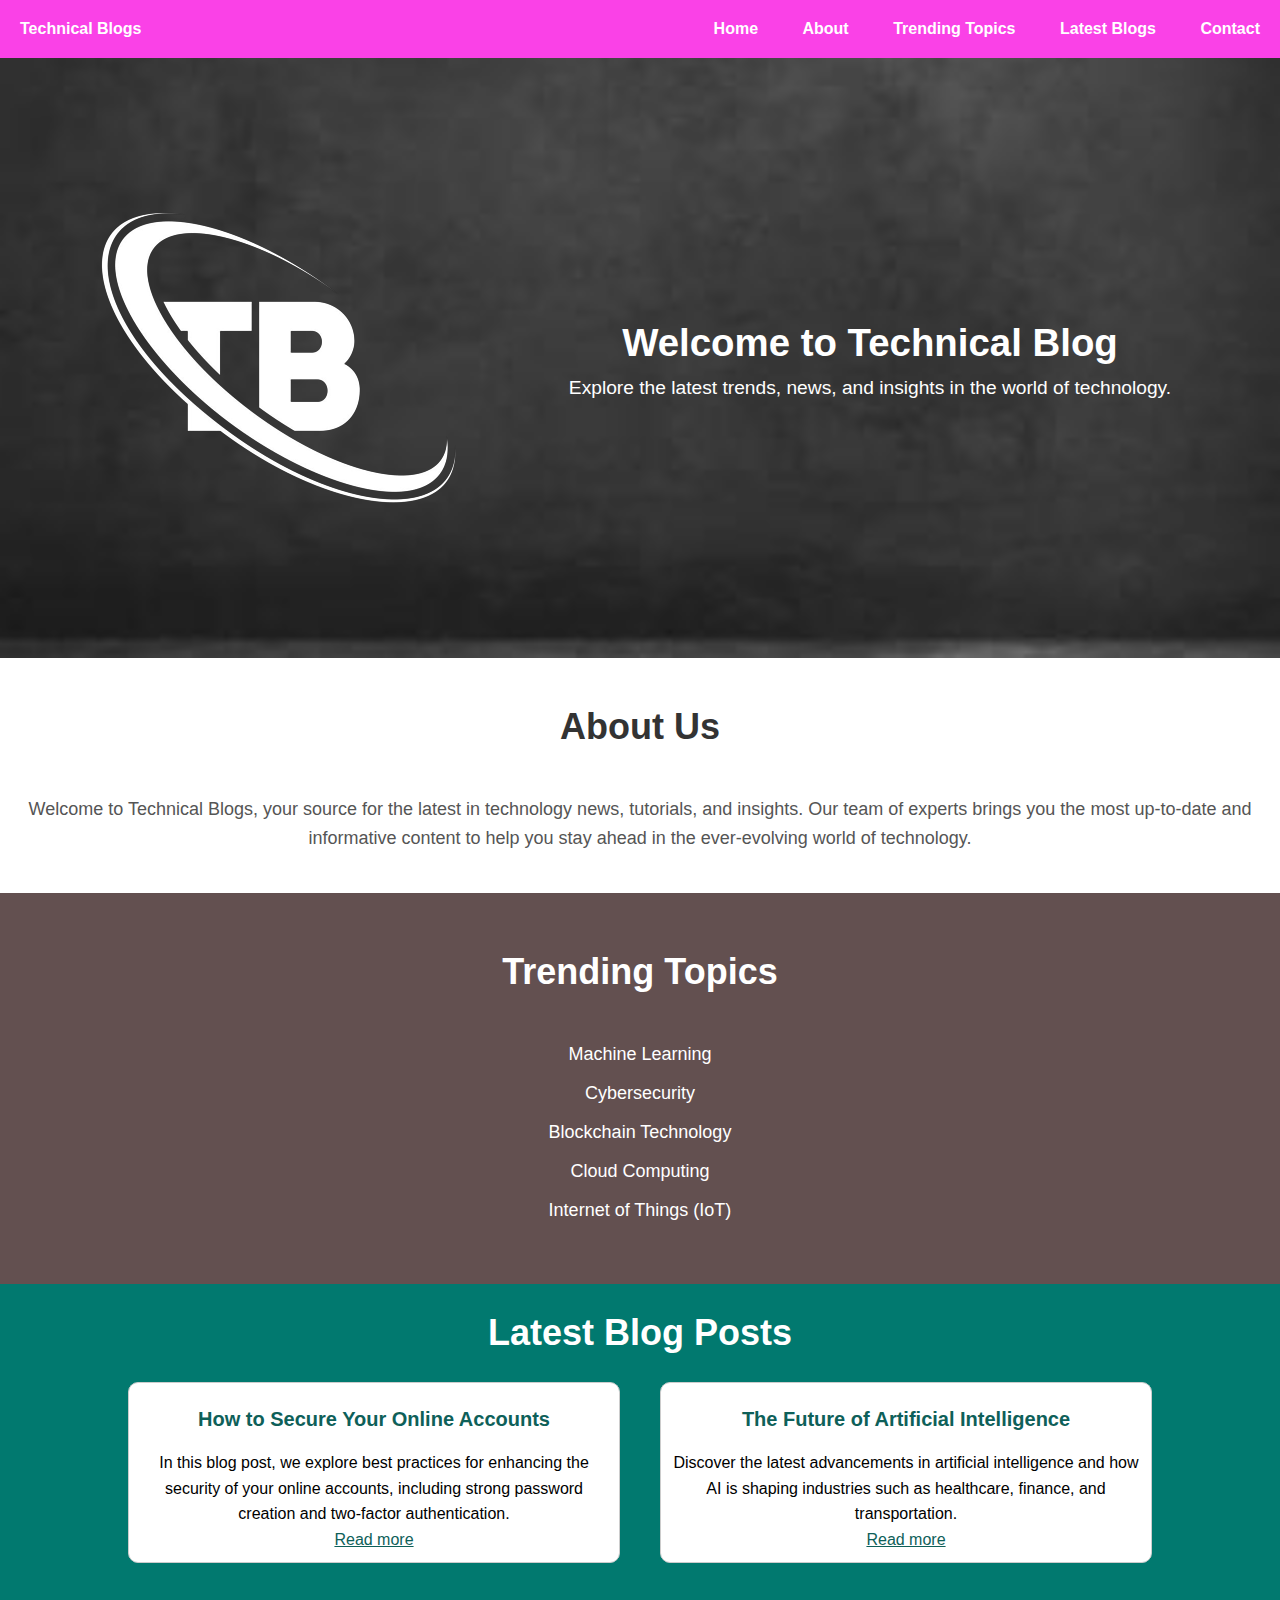
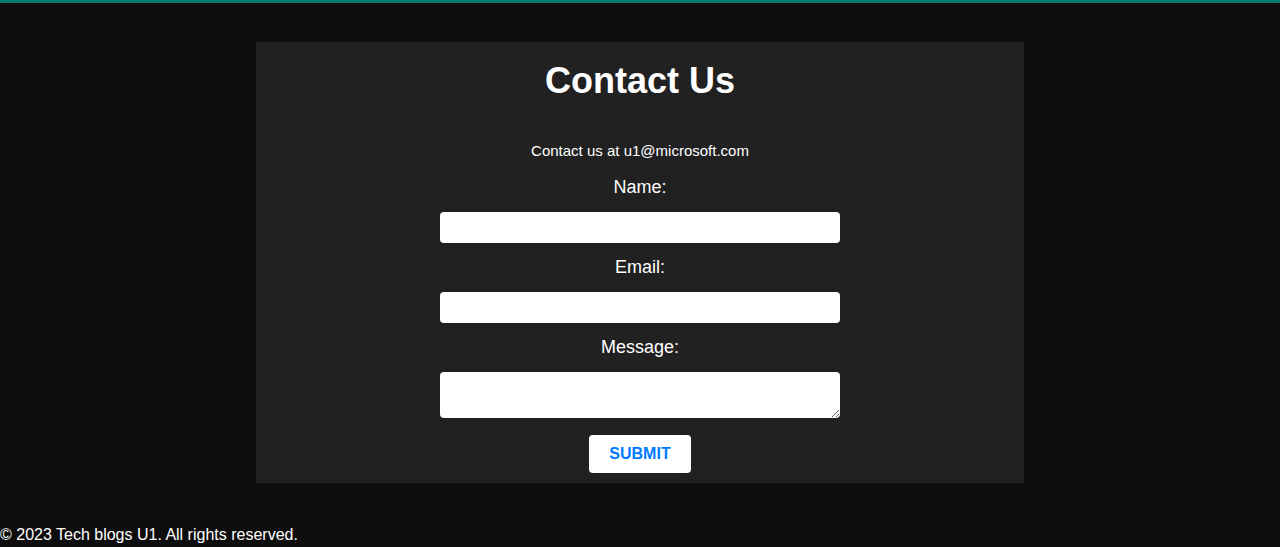
<file: Task-1/index.html>
<!DOCTYPE html>
<html lang="en">
<head>
    <meta charset="UTF-8">
    <meta name="viewport" content="width=device-width, initial-scale=1.0">
    <title>Landing Page</title>
    <link rel="stylesheet" href="style.css">
</head>
<body>

    <!-- Navbar Section  -->
    <nav>
        <ul>
            <li class="left">
                <a>Technical Blogs</a>
            </li>
            <li ><a href="#home">Home</a></li>
            <li><a href="#about">About</a></li>
            <li><a href="#topics">Trending Topics</a></li>
            <li><a href="#blog">Latest Blogs</a></li>
            <li><a href="#contact">Contact</a></li>
        </ul>
    </nav>


    <!-- Home Section  -->
    <section id="home" class="hero">
        <div class="hero-content">
            <img class="left" src="tb.png" alt="Tech Blogs Logo">
            <div class="right-content">
                <h1>Welcome to Technical Blog</h1>
                <p>Explore the latest trends, news, and insights in the world of technology.</p>
            </div>
        </div>
    </section>
    
 
    <!-- About Section -->
    <section id="about">
        <div class="content">
            <h2>About Us</h2>
            <p>Welcome to Technical Blogs, your source for the latest in technology news, tutorials, and insights. Our team of experts brings you the most up-to-date and informative content to help you stay ahead in the ever-evolving world of technology.</p>
        </div>
    </section>


    <!-- Trending Topics Section -->
    <section id="topics">
        <div class="content">
            <h2>Trending Topics</h2>
            <ul>
                <li>Machine Learning</li>
                <li>Cybersecurity</li>
                <li>Blockchain Technology</li>
                <li>Cloud Computing</li>
                <li>Internet of Things (IoT)</li>
            </ul>
        </div>
    </section>


    <!-- Latest Blog Posts Section -->
    <section id="blog">
        <div class="content">
            <h2>Latest Blog Posts</h2>
            <div class="blog-posts-container">
                <div class="blog-post">
                    <h3>How to Secure Your Online Accounts</h3>
                    <p>In this blog post, we explore best practices for enhancing the security of your online accounts, including strong password creation and two-factor authentication.</p>
                    <a href="#">Read more</a>
                </div>
                <div class="blog-post">
                    <h3>The Future of Artificial Intelligence</h3>
                    <p>Discover the latest advancements in artificial intelligence and how AI is shaping industries such as healthcare, finance, and transportation.</p>
                    <a href="#">Read more</a>
                </div>
            </div>
        </div>
    </section>
    


    <!-- Contact Section -->
    <section id="contact">
        <div class="content">
            <h2>Contact Us</h2>
            <p>Contact us at u1@microsoft.com</p>
            <form>
                <label for="name">Name:</label>
                <input type="text" id="name" name="name">
                <label for="email">Email:</label>
                <input type="email" id="email" name="email">
                <label for="message">Message:</label>
                <textarea id="message" name="message"></textarea>
                <button type="submit">SUBMIT</button>
            </form>
        </div>
    </section>


    <!-- Footer Section  -->
    <footer>
        <p>&copy; 2023 Tech blogs U1. All rights reserved.</p>
    </footer>

</body>
</html>
</file>
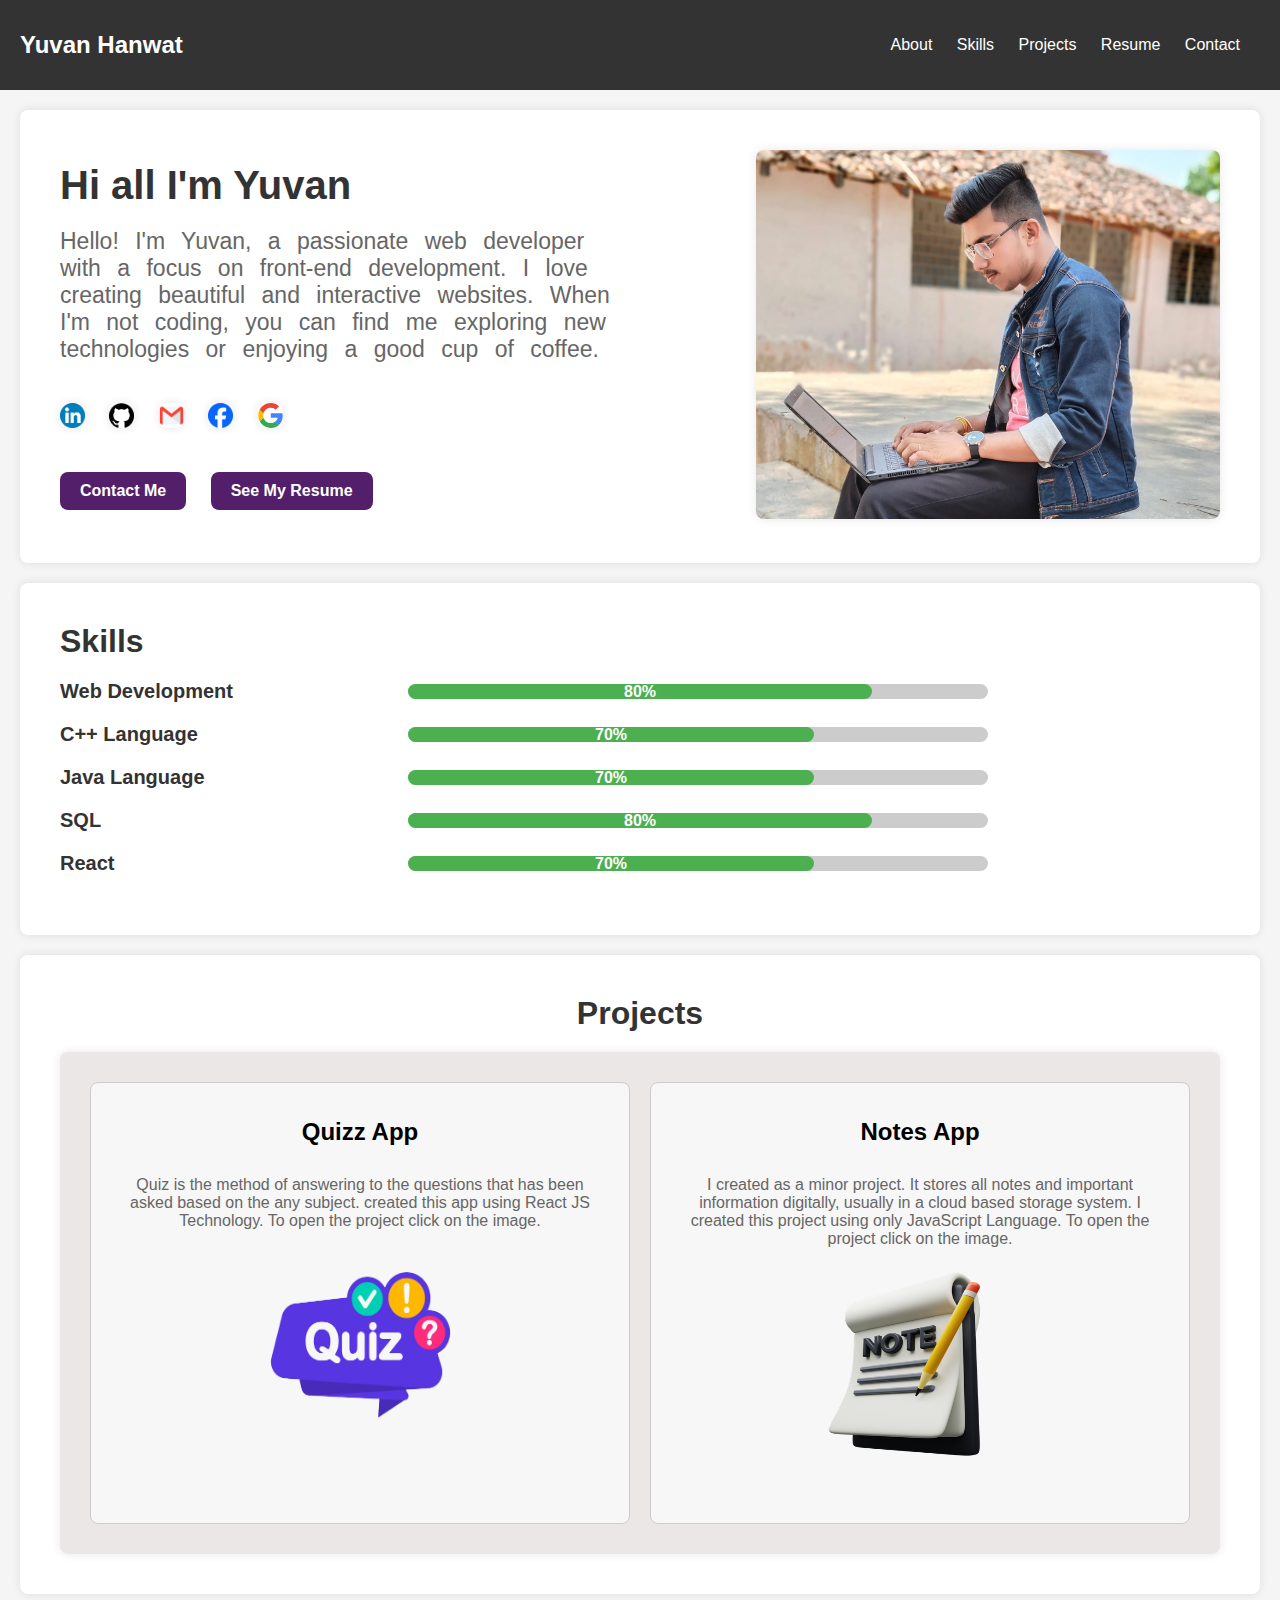
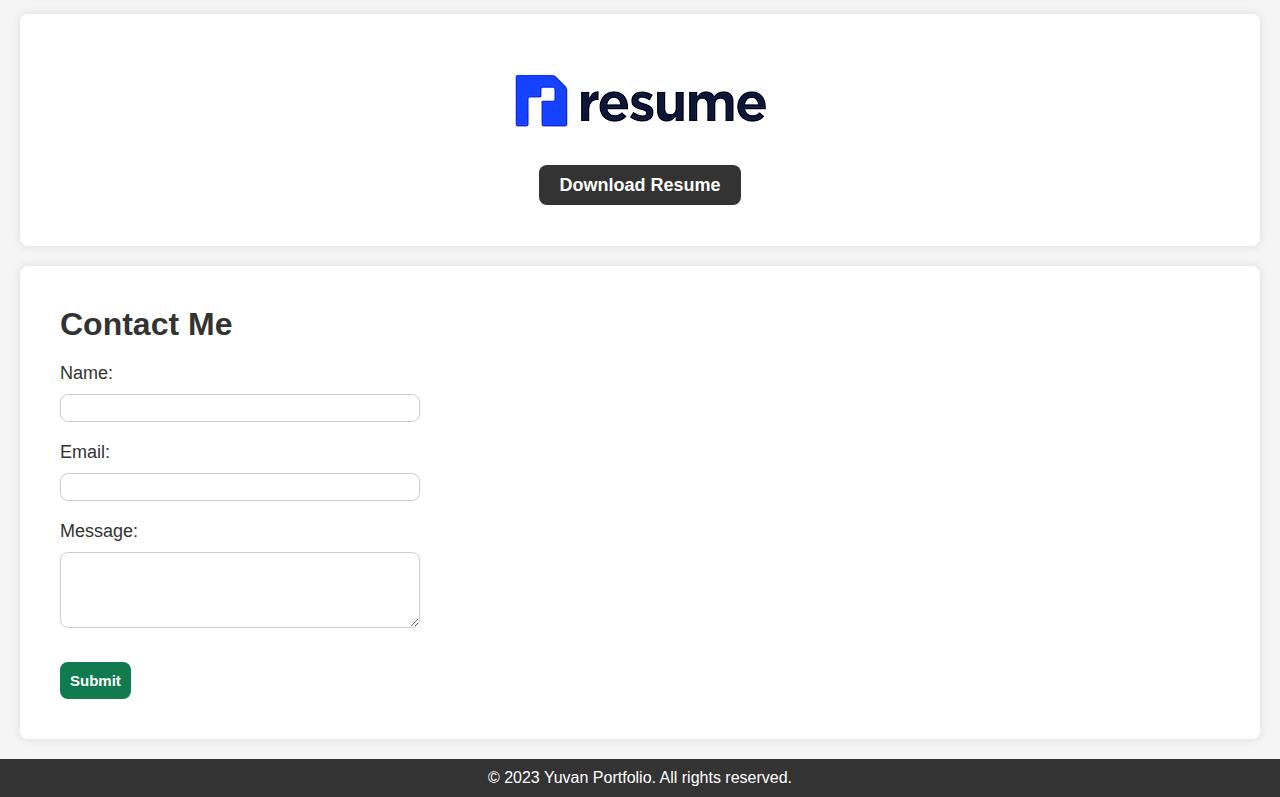
<file: Task-2/index.html>
<!DOCTYPE html>
<html lang="en">
    <head>
        <meta charset="UTF-8">
        <meta name="viewport" content="width=device-width, initial-scale=1.0">
        <link rel="stylesheet" href="style.css">
        <title>Yuvan Portfolio</title>
    </head>
    <body>
        <!-- Navbar Section  -->
        <header>
            <div id="logo">Yuvan Hanwat</div>
            <nav>
                <ul>
                    <li><a href="#about">About</a></li>
                    <li><a href="#skills">Skills</a></li>
                    <li><a href="#projects">Projects</a></li>
                    <li><a href="#resume">Resume</a></li>
                    <li><a href="#contact">Contact</a></li>
                </ul>
            </nav>
        </header>

        <!-- About Section  -->
        <section id="about">
            <div class="about-content">
                <div class="about-text">
                    <h1>Hi all I'm Yuvan</h1>
                    <p>
                        Hello! I'm Yuvan, a passionate web developer with a
                        focus on front-end development. I love creating
                        beautiful and interactive websites. When I'm not coding,
                        you can find me exploring new technologies or enjoying a
                        good cup of coffee.
                    </p>
                    <div class="social-links">
                        <a
                            href="https://www.linkedin.com/in/yuvan-hanwat-380758192/"
                            target="_blank">
                            <img src="LinkedIn.png" alt="LinkedIn">
                        </a>
                        <a href="https://www.github.com/yuvanhanwat1"
                            target="_blank">
                            <img src="github.png" alt="GitHub">
                        </a>
                        <a href="mailto:youremail@example.com">
                            <img src="email.png" alt="Email">
                        </a>
                        <a href="https://www.facebook.com/yourname"
                            target="_blank" class="social-icon">
                            <img src="facebook.png" alt="Facebook">
                        </a>
                        <a href="https://www.google.com" target="_blank"
                            class="social-icon">
                            <img src="google.svg" alt="Google">
                        </a>
                    </div>
                    <a href="mailto:youremail@example.com" class="contact-link">Contact
                        Me</a>
                    <a href="ResumeAll.pdf" class="resume-link" target="_blank">See
                        My Resume</a>

                </div>
                <div class="about-image">
                    <img src="my-img-2.jpeg" alt="Your Name">
                </div>
            </div>
        </section>


        <!-- Skills Section  -->
        <section id="skills">
            <h1>Skills</h1>
            <div class="skill">
                <h3>Web Development</h3>
                <div class="progress-bar">
                    <div class="progress" style="width: 80%;">80%</div>
                </div>
            </div>
            <div class="skill">
                <h3>C++ Language</h3>
                <div class="progress-bar">
                    <div class="progress" style="width: 70%;">70%</div>
                </div>
            </div>
            <div class="skill">
                <h3>Java Language</h3>
                <div class="progress-bar">
                    <div class="progress" style="width: 70%;">70%</div>
                </div>
            </div>
            <div class="skill">
                <h3>SQL</h3>
                <div class="progress-bar">
                    <div class="progress" style="width: 80%;">80%</div>
                </div>
            </div>
            <div class="skill">
                <h3>React</h3>
                <div class="progress-bar">
                    <div class="progress" style="width: 70%;">70%</div>
                </div>
            </div>
        </section>


        <!-- Project Section  -->
        <section>
            <div id="projects-heading">
                <h1>Projects</h1>
            </div>
            <div id="projects">
                <div class="project" id="project1"
                    onclick="openProject('project1/index.html')">
                    <h2>Quizz App</h2>
                    <p>Quiz is the method of answering to the questions that has
                        been asked based on the any subject. created this app
                        using React JS Technology. To open the project click on
                        the image.
                    </p>
                    <img src="quiz1.png" alt="Project 1">

                </div>
                <div class="project" id="project2"
                    onclick="openProject('project2/index.html')">
                    <h2>Notes App</h2>
                    <p>I created as a minor project. It stores all notes and
                        important information digitally, usually in a cloud
                        based storage system. I created this project using only
                        JavaScript Language. To open the project click on the
                        image.
                    </p>
                    <img src="notes.webp" alt="Project 2">
                </div>
            </div>
        </section>


        <!-- Resume Section  -->
        <section id="resume">
            <h1><img src="resume-img-1.png" alt=""></h1>
            <p><a href="ResumeAll.pdf" target="_blank">Download Resume</a></p>
        </section>

        <section id="contact" class="contact-section">
            <h1>Contact Me</h1>
            <form id="contact-form">
                <label for="name">Name:</label>
                <input type="text" id="name" name="name" required>
        
                <label for="email">Email:</label>
                <input type="email" id="email" name="email" required>
        
                <label for="message">Message:</label>
                <textarea id="message" name="message" rows="4" required></textarea>
        
                <button type="submit">Submit</button>
            </form>
        </section>
        

        <!-- Footer Section  -->
        <footer>
            <p>&copy; 2023 Yuvan Portfolio. All rights reserved.</p>
        </footer>
    </body>

    <script src="script.js"></script>
    
</html>
</file>
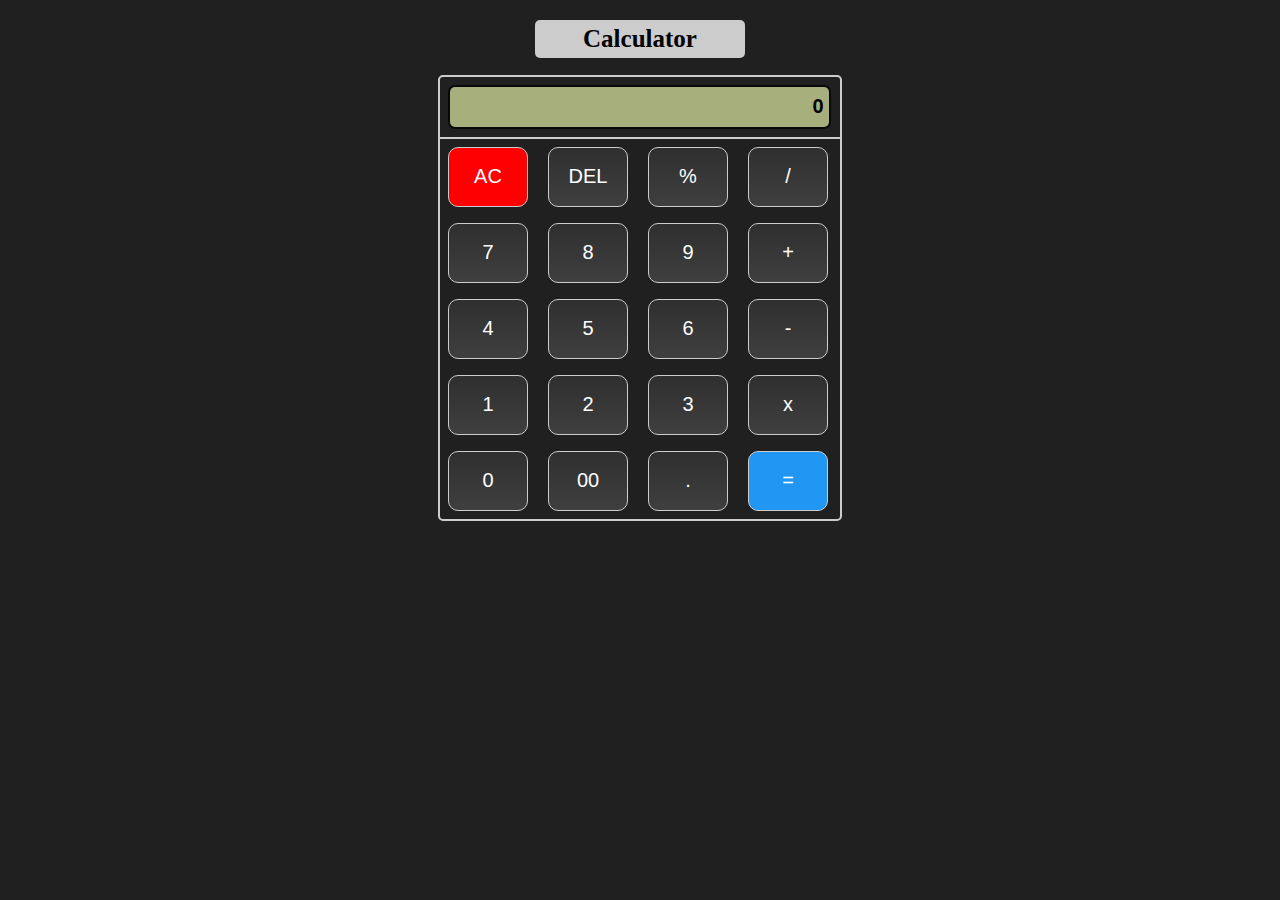
<file: Task-3/index.html>
<!DOCTYPE html>
<html lang="en">
<head>
    <meta charset="UTF-8">
    <meta name="viewport" content="width=device-width, initial-scale=1.0">
    <title>Calculator</title>
    <link rel="stylesheet" href="style.css">
</head>
<body>
    <!-- Made By Yuvan -->
    <h1 class="calculator-heading">Calculator</h1>
    <div class="calculator">
        <div class="display">
            <input type="text" id="result" value="0">
        </div>
        <div class="buttons">
            <button class="clear" onclick="clearDisplay()">AC</button>
            <button onclick="deleteLastInput()">DEL</button>
            <button onclick="appendValue('%')">%</button>
            <button onclick="appendValue('/')">/</button>
            <button onclick="appendValue('7')">7</button>
            <button onclick="appendValue('8')">8</button>
            <button onclick="appendValue('9')">9</button>
            <button onclick="appendValue('+')">+</button>
            <button onclick="appendValue('4')">4</button>
            <button onclick="appendValue('5')">5</button>
            <button onclick="appendValue('6')">6</button>
            <button onclick="appendValue('-')">-</button>
            <button onclick="appendValue('1')">1</button>
            <button onclick="appendValue('2')">2</button>
            <button onclick="appendValue('3')">3</button>
            <button onclick="appendValue('*')">x</button>
            <button onclick="appendValue('0')">0</button>
            <button onclick="appendValue('00')">00</button>
            <button onclick="appendValue('.')">.</button>
            <button class="equal" onclick="calculateResult()">=</button>
        </div>
    </div>


    <script src="calculator.js"></script>
</body>
</html>
</file>
<file: Task-3/style.css>
body {
    display: flex;
    flex-direction: column;
    align-items: center;
    height: 100vh;
    margin: 0;
    background-color: #202020;
}

.calculator-heading {
    text-align: center;
    margin-top: 20px;
    font-size: 25px;
    font-weight: bold;
    color: #fff;
    border-radius: 5px;
    width: 200px;
    padding: 5px;
    background-color:#ccc;
    color: black;
}

.calculator {
    width: 400px;
    border: 2px solid #ccc;
    border-radius: 5px;
}

.display {
    padding: 10px;
    border-bottom: 2px solid #ccc;
    
}

input{
    text-align: right;
    border: none;
    outline: none;
    background-color: #a7af7c;
    box-shadow: 0 0 0 2px rgba(0, 0, 0, 0.75);
    border-radius: 5px;
}

#result {
    width: 97%;
    height: 30px;
    font-size: 20px;
    font-weight: bold;
    padding: 5px;
}

.buttons {
    display: grid;
    grid-template-columns: repeat(4, 1fr);
}

button {
    width: 80px;
    height: 60px;
    font-size: 20px;
    border: 1px solid #ccc;
    background: #fff;
    cursor: pointer;
    color: #fff;
    margin: 8px;
    background: linear-gradient(180deg, #2f2f2f, #3f3f3f);
    cursor: pointer;
    border-radius: 10px;
}
button:hover {
    background: #ddd;
    color: #000;
}

.clear {
    background: #f00;
}

.equal{
    background: #2196f3;
}
</file>
<file: Task-1/style.css>
/* Reset Styles */
* {
    margin: 0;
    padding: 0;
    box-sizing: border-box;
}


/* Body Styles */
body {
    font-family: 'Arial', sans-serif;
    line-height: 1.6;
    background-color: #0e0d0d;
}


/* Navigation Bar Styles */
nav {
    /* background-color: #333; */
    background-color: #fa41e7;
    color: #fff;
    text-align: right;
    padding: 1rem 0;
    position: sticky;
    top: 0;
    z-index: 100;
}

nav ul {
    list-style: none;
}

nav ul li {
    display: inline;
    margin: 0 20px;
}

nav ul li.left {
    float: left;
    margin-right: 0; /* Remove the right margin for the first list item */
}

nav ul li a {
    text-decoration: none;
    color: #fff;
    font-weight: bold;
    transition: color 0.3s ease;
}

nav ul li a:hover {
    color: #000;
}


/* Home Section Styles with Background Image */
.hero {
    background-image: url('bg7.jpg');
    background-size: cover;
    background-position: center;
    color: #fff;
    font-family: Verdana, Geneva, Tahoma, sans-serif;
}

.hero-content {
    display: flex;
    justify-content: space-between;
    align-items: center;
    padding: 50px 0;
    text-align: right;
}

header h1 {
    font-size: 48px;
    margin-bottom: 200px;
}

header p {
    font-size: 18px;
    margin-bottom: 40px;
}

.left {
    order: 1; /* Change the order of the image to the left */
    margin-right: 20px; /* Add some spacing between the image and text */
}

.right-content {
    order: 2; /* Change the order of the text to the right */
    flex: 1; /* Allow the text to expand and fill available space */
    margin-right: 60px; /* Add margin to the right of the text content */
    text-align: center;
    font-size: larger;

}


/* About Section Styles */
#about {
    background-color: #fff;
    padding: 40px 0;
    text-align: center;
}

#about h2 {
    font-size: 36px;
    margin-bottom: 20px;
    color: #333;
}

#about p {
    font-size: 18px;
    color: #555;
}


/* Trending Topics Section Styles */
#topics {
    background-color: #635050;
    padding: 50px 0;
    text-align: center;
}

#topics h2 {
    font-size: 36px;
    margin-bottom: 20px;
    color: #fff;
}

#topics ul {
    list-style: none;
}

#topics ul li {
    font-size: 18px;
    margin-bottom: 10px;
    color: #fff;
}


/* Latest Blog Posts Section Styles */
#blog {
    background-color: #01796f;
    padding: 20px 0;
    text-align: center;
}

.blog-posts-container {
    display: flex;
    flex-wrap: wrap;
    justify-content: space-between;
    margin: 0 10%;
    width: 80%;
}

.blog-post {
    background-color: #fff;
    width: calc(50% - 20px); /* Adjust the width as needed */
    margin-bottom: 20px;
    padding: 10px;
    text-align: center;
    transition: transform 0.3s ease;
    border: 1px solid black;
    border-radius: 10px;
}

.blog-post:hover {
    transform: scale(1.05);
    background-color: #c3c7f3;
}

.content h2 {
    font-size: 36px;
    color: #fff;
    padding-bottom: 20px;
}

.blog-post h3 {
    font-size: 20px;
    margin-top: 10px;
    color: #0e6059;
}

.blog-post p {
    font-size: 16px;
    margin-top: 15px;
    color: #000;
}

.blog-post a {
    color: #0e6059;
}


/* Contact Section Styles */
#contact {
    background-color: #212121;
    padding: 10px;
    text-align: center;
    color: #fff;
    margin: 3% 20% 3% 20%;
}

#contact h2 {
    font-size: 36px;
    margin-bottom: 10px;
}

#contact p {
    font-size: 15px;
    margin-bottom: 10px;
}

#contact form {
    max-width: 400px;
    margin: 0 auto;
}

#contact form label {
    display: block;
    font-size: 18px;
    margin-bottom: 10px;
}

#contact form input[type="text"],
#contact form input[type="email"],
#contact form textarea {
    width: 100%;
    padding: 8px;
    margin-bottom: 10px;
    border: none;
    border-radius: 4px;
}

#contact form button {
    background-color: #fff;
    color: #007BFF;
    font-weight: bold;
    border: none;
    border-radius: 4px;
    padding: 10px 20px;
    font-size: 16px;
    cursor: pointer;
    transition: background-color 0.3s ease;
}

#contact form button:hover {
    background-color: #007BFF;
    color: #fff;
}

.blog-post {
    border: 1px solid #ccc;
    padding: 10px;
    margin-bottom: 20px;
}


/* Footer Section Styles */
footer{
    color: #fff;
}
</file>
<file: Task-2/style.css>
/* Reset some default styles */
body, h1, h2, p, ul, li {
    margin: 0;
    padding: 0;
}
body {
    font-family: Verdana, Geneva, Tahoma, sans-serif;
    background-color: #f5f5f5;
}


/* Header styles */
header {
    background-color: #333;
    color: #fff;
    padding: 20px;
    display: flex;
    justify-content: space-between;
    align-items: center;
    height: 50px;
}
#logo {
    font-size: 24px;
    font-weight: bold;
}
nav ul {
    list-style: none;
}
nav ul li {
    display: inline;
    margin-right: 20px;
}
nav a {
    text-decoration: none;
    color: #fff;
}
nav a:hover {
    color: yellow;
    font-weight: bold;
}


/* Section styles */
section {
    background-color: #fff;
    padding: 40px;
    margin: 20px;
    border-radius: 8px;
    box-shadow: 0px 0px 10px rgba(0, 0, 0, 0.1);
}
section h1 {
    font-size: 32px;
    margin-bottom: 20px;
    color: #333;
}


/* About Section */
#about {
    background-color: #fff;
    padding: 40px;
    margin: 20px;
    border-radius: 8px;
    box-shadow: 0px 0px 10px rgba(0, 0, 0, 0.1);
}
#about .about-content {
    display: flex;
    flex-wrap: wrap;
    justify-content: space-between;
    align-items: center;
}
#about .about-text {
    width: 50%;
}
#about .about-text h1 {
    font-size: 40px;
    margin-bottom: 20px;
    color: #333;
}
#about .about-text p {
    font-size: 23px;
    word-spacing: 10px;
    color: #666;
}
#about .social-links {
    margin-top: 40px;
    margin-bottom: 20px;

}
#about .social-links a {
    text-decoration: none;
    margin-right: 20px;
}
#about .social-links img{
    width: 25px;
}
#about .social-links img:hover{
    width: 28px;
}
#about .contact-link, #about .resume-link {
    display: inline-block;
    padding: 10px 20px;
    background-color: #531f6b;
    color: #fff;
    text-decoration: none;
    border-radius: 8px;
    font-weight: bold;
    margin-right: 20px;
    margin-top: 20px;
}
#about .contact-link:hover, #about .resume-link:hover {
    background-color: #ffcc00;
    color: #333;
}
#about .about-image {
    width: 40%;
    text-align: right;
}
#about img {
    max-width: 100%;
    border-radius: 8px;
    box-shadow: 0px 0px 10px rgba(0, 0, 0, 0.1);
}


/* Skills Section */
.skill {
    margin-bottom: 20px;
    display: flex;
    justify-content: space-between;
    align-items: center;
}
.skill h3 {
    font-size: 20px;
    margin: 0;
    color: #333;
}
.progress-bar {
    width: 50%; /* Adjust the width as needed */
    height: 15px;
    background-color: #ccc;
    border-radius: 10px;
    position: relative;
    margin-right: 20%;

}
.progress {
    height: 100%;
    border-radius: 10px;
    text-align: center;
    line-height: 15px;
    color: #fff;
    font-weight: bold;
    position: relative;
    background-color: #4CAF50; /* Green for 80% proficiency */
    width: 80%; /* Adjust the width based on proficiency percentage */
}


/* Projects Section */
#projects {
    background-color: #ebe7e7;
    padding: 20px;
    border-radius: 8px;
    box-shadow: 0px 0px 10px rgba(0, 0, 0, 0.1);
    display: flex;
    justify-content: space-between;
    align-items: center;
}
.project {
    flex: 1;
    text-align: center;
    margin: 10px;
    padding: 20px;
    border: 1px solid #ccc;
    border-radius: 8px;
    background-color: #f7f7f7;
    width: 300px; /* Set the width to a specific value */
    height: 400px; /* Set the height to a specific value */
}
#projects-heading {
    text-align: center;
}
.project img {
    width: 50%;
    height: 50%;
}
.project h2 {
    font-size: 24px;
    padding: 15px;
}
.project p {
    font-size: 16px;
    color: #666;
    padding: 15px;
}


/* Resume Section  */
#resume{
    text-align: center;
}
#resume h1{
    padding: 15px;
}


/* Contact Section */
.contact-section {
    background-color: #fff;
    padding: 40px;
    margin: 20px;
    border-radius: 8px;
    box-shadow: 0px 0px 10px rgba(0, 0, 0, 0.1);
}
.contact-section h1 {
    font-size: 32px;
    color: #333;
    margin-bottom: 20px;
}
#contact-form {
    text-align: left; /* Align the form to the left */
    margin-top: 20px;
}
#contact-form label {
    font-size: 18px;
    color: #333;
    display: block; /* Display each label on a new line */
    margin-bottom: 10px;
}
#contact-form input,
#contact-form textarea {
    width: 30%;
    padding: 5px;
    margin-bottom: 20px; /* Add spacing between form elements */
    border: 1px solid #ccc;
    border-radius: 8px;
    font-size: 14px;
}
#contact-form button {
    border: none;
    background-color: #117a4f;
    color: #fff;
    padding: 10px 10px;
    border-radius: 8px;
    font-weight: bold;
    font-size: 15px;
    transition: background-color 0.3s;
    display: block;
    margin-top: 10px;
}
#contact-form button:hover {
    background-color: #ffcc00;
    color: #333;
}


/* Resume Section */
#resume p {
    font-size: 18px;
    color: #333;
    margin-bottom: 10px;
}
#resume a {
    background-color: #333;
    color: #fff;
    text-decoration: none;
    padding: 10px 20px;
    border-radius: 8px;
    font-weight: bold;
    transition: background-color 0.3s;
}
#resume a:hover {
    background-color: #ffcc00;
    color: #333;
}


/* Footer styles */
footer {
    background-color: #333;
    color: #fff;
    text-align: center;
    padding: 10px;
}


/* Responsive Design */
@media screen and (max-width: 768px) {
    #logo {
        font-size: 28px;
    }

    nav ul li {
        display: block;
        margin-bottom: 10px;
    }

    nav a {
        display: block;
        font-size: 16px;
        margin-right: 0;
    }

    section {
        padding: 20px;
        margin: 10px;
    }

    section h1 {
        font-size: 24px;
    }

    #about img {
        max-width: 80%;
    }
}
</file>
